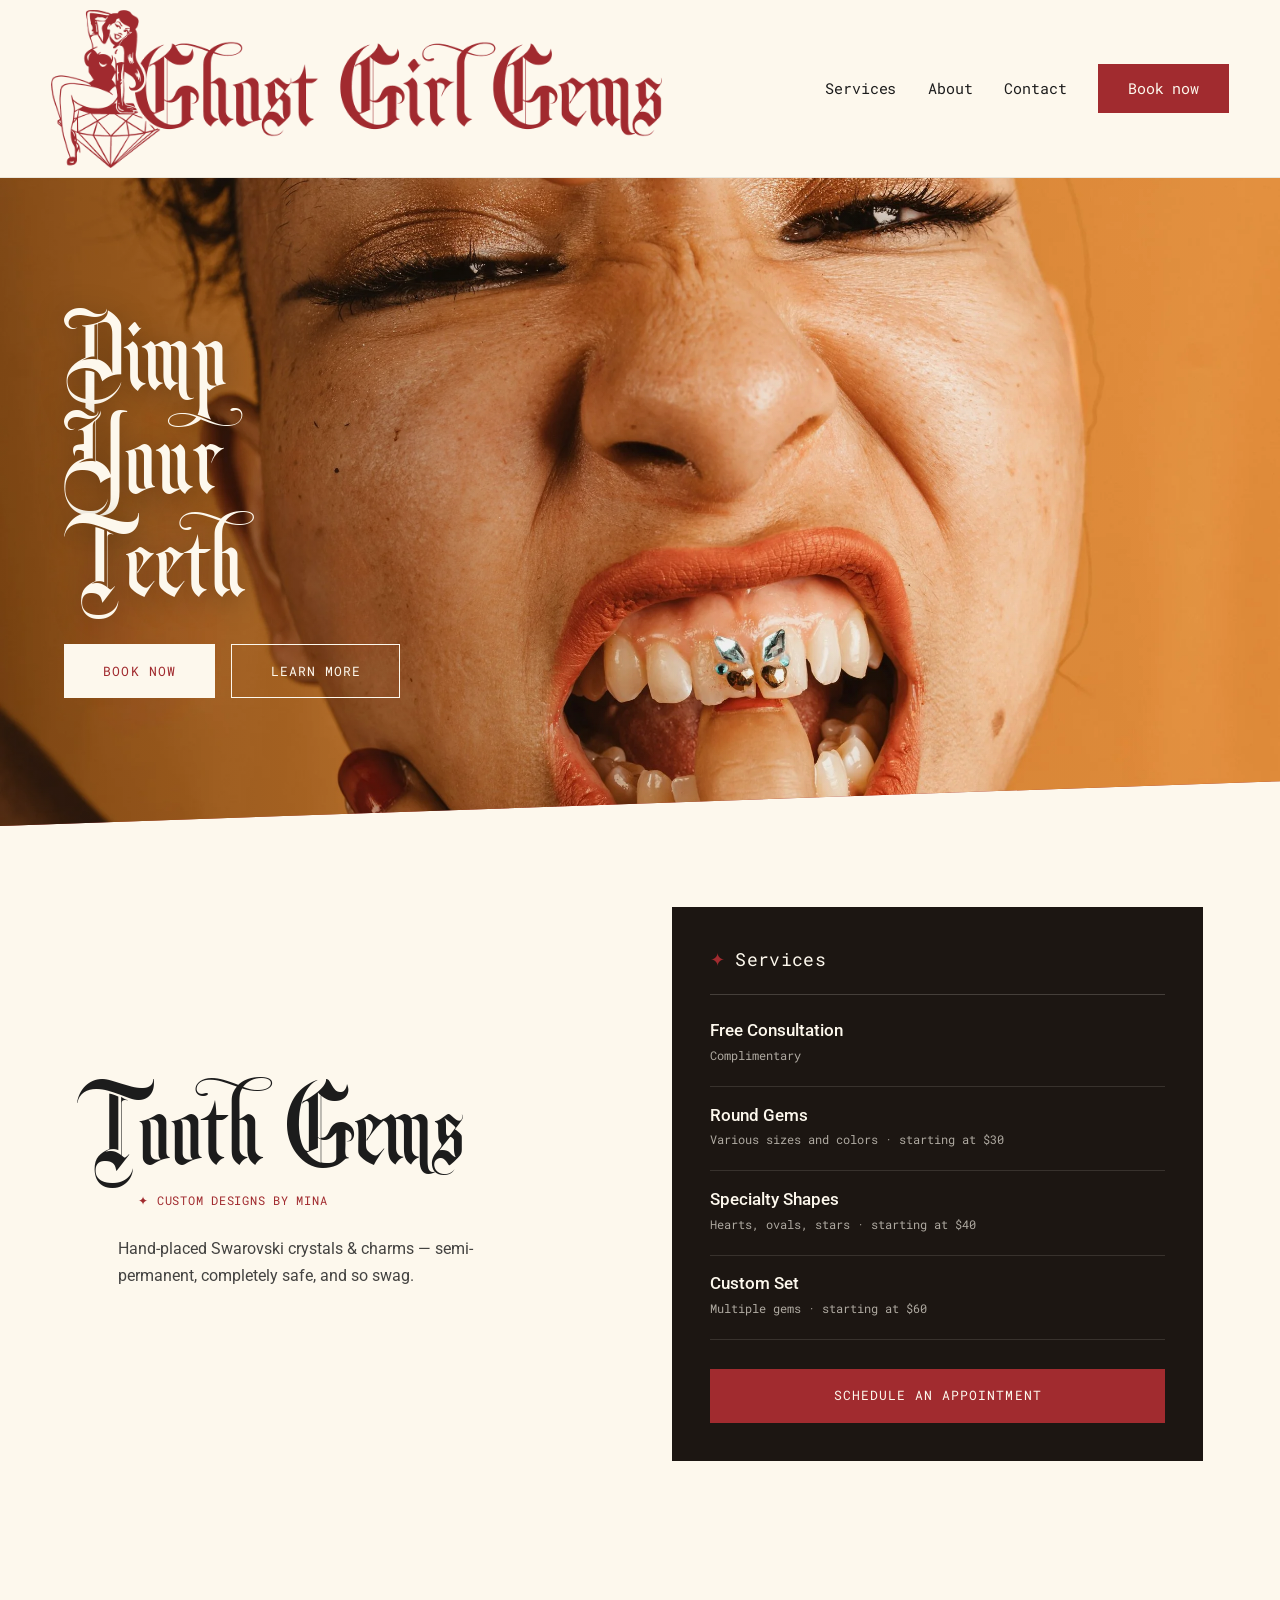
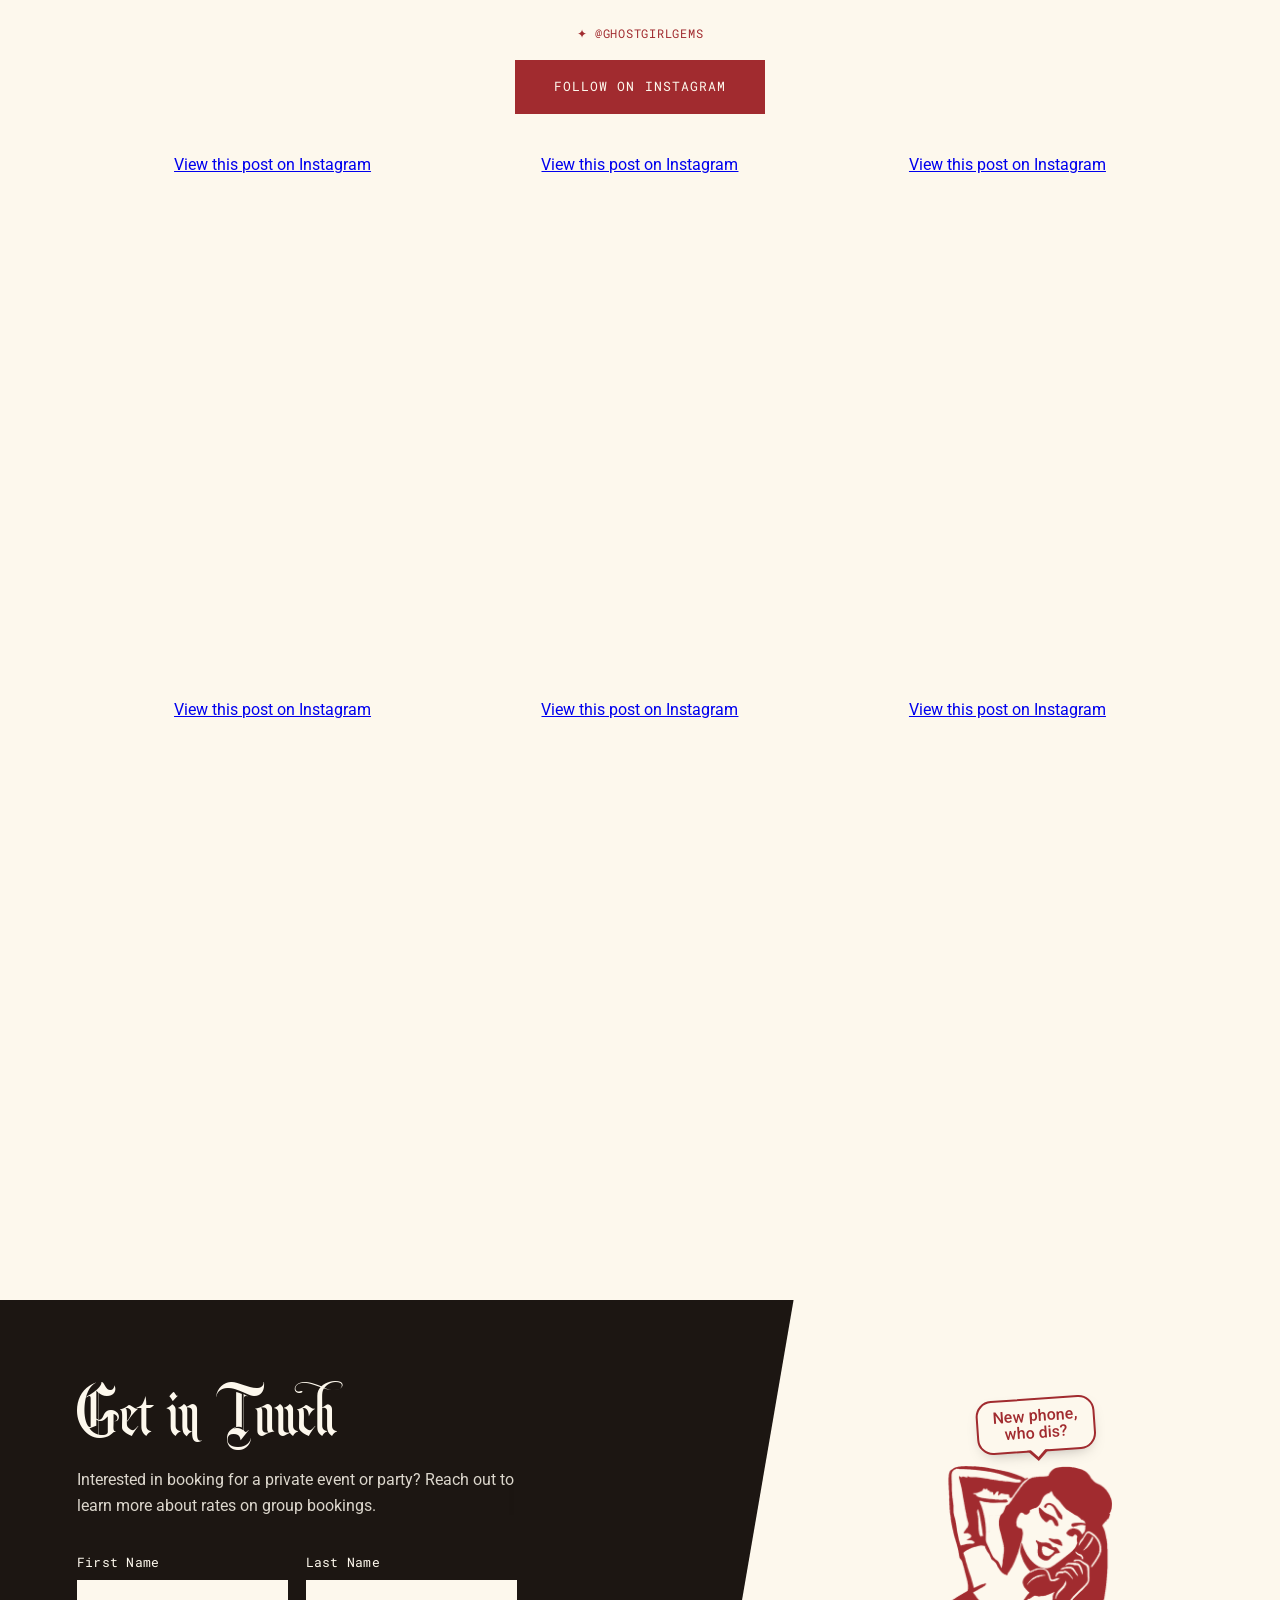
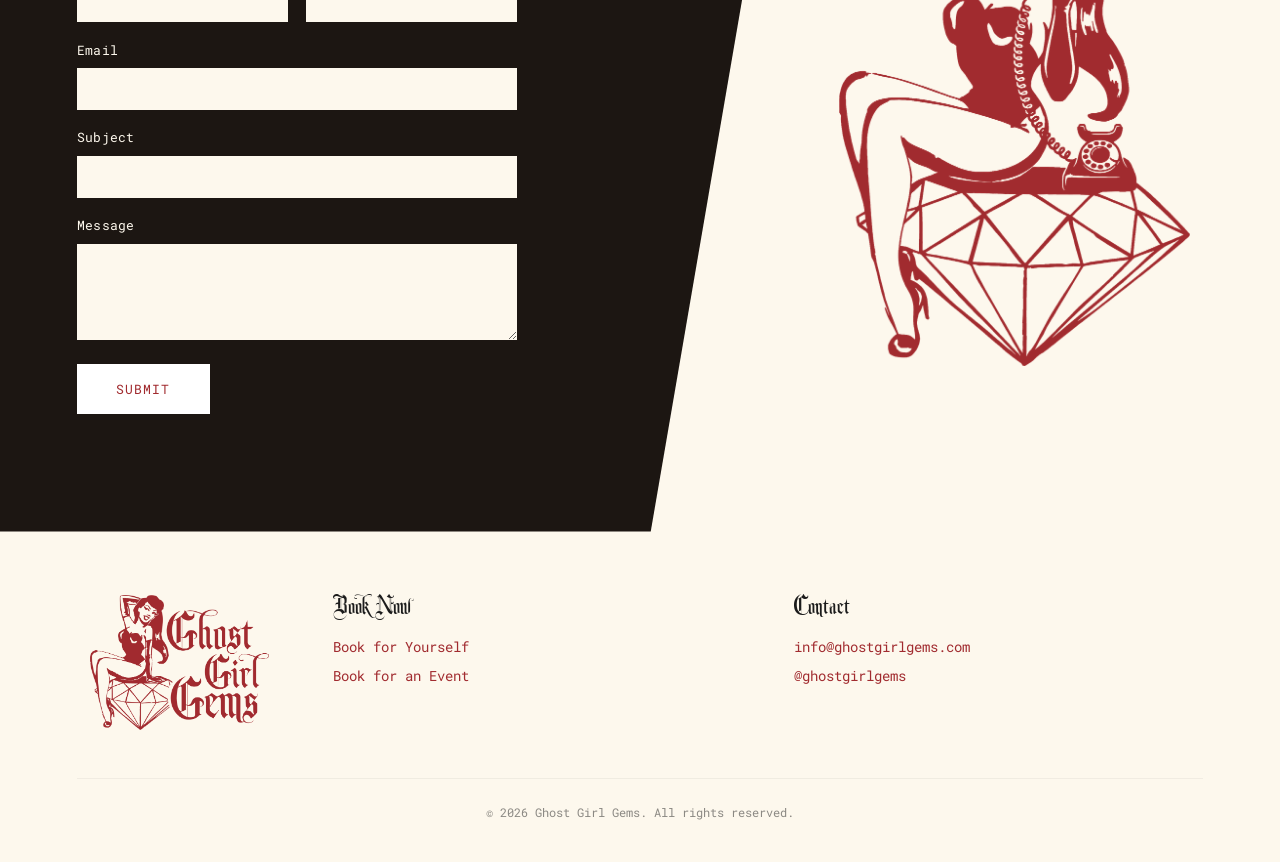
<file: index.html>
<!DOCTYPE html>
<html lang="en">
<head>
  <meta charset="UTF-8" />
  <meta name="viewport" content="width=device-width, initial-scale=1.0" />
  <title>Ghost Girl Gems — Pimp Your Teeth</title>
  <meta name="description" content="Ghost Girl Gems — boutique tooth gems. Pimp your teeth with hand-placed crystals. Book a session or a private event." />

  <link rel="preconnect" href="https://fonts.googleapis.com" />
  <link rel="preconnect" href="https://fonts.gstatic.com" crossorigin />
  <link href="https://fonts.googleapis.com/css2?family=UnifrakturMaguntia&family=Roboto:wght@400;500&family=Roboto+Mono:wght@400;500&display=swap" rel="stylesheet" />

  <link rel="stylesheet" href="styles.css?v=25" />
  <link rel="icon" href="assets/logo-stacked.webp" />
</head>
<body>
  <!-- ───────────────── HEADER ───────────────── -->
  <header class="site-header" id="top">
    <a class="brand" href="#top" aria-label="Ghost Girl Gems home">
      <img src="assets/logo-horizontal.webp" alt="Ghost Girl Gems" />
    </a>

    <nav class="nav" aria-label="Primary">
      <a href="#services">Services</a>
      <a href="about.html">About</a>
      <a href="#contact">Contact</a>
    </nav>

    <a href="#contact" class="book-pill">Book now</a>

    <button class="nav-toggle" aria-label="Open menu" aria-expanded="false">
      <span></span><span></span><span></span>
    </button>
  </header>

  <main>
    <!-- ───────────────── HERO ───────────────── -->
    <section class="hero">
      <div class="hero-media" aria-hidden="true"></div>
      <div class="hero-inner">
        <h1 class="hero-title">Pimp<br />Your<br />Teeth</h1>
        <div class="hero-actions">
          <a href="#contact" class="btn btn-solid">Book Now</a>
          <a href="#services" class="btn btn-outline">Learn More</a>
        </div>
      </div>
    </section>

    <!-- ───────────────── SERVICES / SCHEDULE ───────────────── -->
    <section class="schedule" id="services">
      <div class="schedule-copy">
        <h2>Tooth Gems</h2>
        <p class="eyebrow">✦ Custom Designs by Mina</p>
        <p class="lede">
          Hand-placed Swarovski crystals &amp; charms — semi-permanent,
          completely safe, and so swag. 
        </p>
      </div>

      <div class="schedule-panel">
        <p class="panel-head"><span class="ico">✦</span> Services</p>
        <ul class="appt-list">
          <li>
            <div>
              <h3>Free Consultation</h3>
              <span class="appt-meta">Complimentary</span>
            </div>          </li>
          <li>
            <div>
              <h3>Round Gems</h3>
              <span class="appt-meta">Various sizes and colors · starting at $30</span>
            </div>          </li>
          <li>
            <div>
              <h3>Specialty Shapes</h3>
              <span class="appt-meta">Hearts, ovals, stars · starting at $40</span>
            </div>          </li>
          <li>
            <div>
              <h3>Custom Set</h3>
              <span class="appt-meta">Multiple gems · starting at $60</span>
            </div>          </li>
        </ul>
        <a href="#contact" class="btn panel-cta">Schedule an Appointment</a>
      </div>
    </section>

    <!-- ───────────────── INSTAGRAM FEED ───────────────── -->
    <section class="feed" id="work">
      <p class="eyebrow">✦ @ghostgirlgems</p>
      <a class="btn feed-follow" href="https://instagram.com/ghostgirlgems" target="_blank" rel="noopener">Follow on Instagram</a>
      <div class="ig-grid">
        <blockquote class="instagram-media" data-instgrm-permalink="https://www.instagram.com/p/C9IgzIKJkWm/" data-instgrm-version="14"><a href="https://www.instagram.com/p/C9IgzIKJkWm/">View this post on Instagram</a></blockquote>
        <blockquote class="instagram-media" data-instgrm-permalink="https://www.instagram.com/p/C7-A9IbJo44/" data-instgrm-version="14"><a href="https://www.instagram.com/p/C7-A9IbJo44/">View this post on Instagram</a></blockquote>
        <blockquote class="instagram-media" data-instgrm-permalink="https://www.instagram.com/p/C6r0bMwJK4V/" data-instgrm-version="14"><a href="https://www.instagram.com/p/C6r0bMwJK4V/">View this post on Instagram</a></blockquote>
        <blockquote class="instagram-media" data-instgrm-permalink="https://www.instagram.com/p/C6rzweipAnu/" data-instgrm-version="14"><a href="https://www.instagram.com/p/C6rzweipAnu/">View this post on Instagram</a></blockquote>
        <blockquote class="instagram-media" data-instgrm-permalink="https://www.instagram.com/p/C5okTGZJX7U/" data-instgrm-version="14"><a href="https://www.instagram.com/p/C5okTGZJX7U/">View this post on Instagram</a></blockquote>
        <blockquote class="instagram-media" data-instgrm-permalink="https://www.instagram.com/p/C3s0u_PJJyS/" data-instgrm-version="14"><a href="https://www.instagram.com/p/C3s0u_PJJyS/">View this post on Instagram</a></blockquote>
      </div>
    </section>

    <!-- ───────────────── CONTACT / GET IN TOUCH ───────────────── -->
    <section class="contact" id="contact">
      <div class="contact-panel">
        <div class="contact-intro">
          <h2>Get in Touch</h2>
          <p>
            Interested in booking for a private event or party? Reach out to
            learn more about rates on group bookings.
          </p>
        </div>

        <form class="contact-form" id="book" action="https://api.web3forms.com/submit" method="post">
          <!-- Web3Forms: paste your free access key below.
               Get it at https://web3forms.com using info@ghostgirlgems.com -->
          <input type="hidden" name="access_key" value="0c0ff3c6-bdd1-413d-9546-fe53c8882497" />
          <input type="hidden" name="from_name" value="Ghost Girl Gems website" />
          <!-- honeypot: bots fill this, humans never see it -->
          <input type="checkbox" name="botcheck" style="display:none" tabindex="-1" autocomplete="off" aria-hidden="true" />
          <div class="row">
            <label>First Name              <input type="text" name="first" required />
            </label>
            <label>Last Name              <input type="text" name="last" required />
            </label>
          </div>
          <label>Email            <input type="email" name="email" required />
          </label>
          <label>Subject            <input type="text" name="subject" required />
          </label>
          <label>Message            <textarea name="message" rows="4" required></textarea>
          </label>
          <button type="submit" class="btn btn-submit">Submit</button>
          <p id="form-status" class="form-status" role="status" aria-live="polite"></p>
        </form>
      </div>
      <div class="contact-art" aria-hidden="true">
        <span class="speech-bubble">New phone,<br />who dis?</span>
        <img src="assets/contact-art.png?v=2" alt="" />
      </div>
    </section>
  </main>

  <!-- ───────────────── FOOTER ───────────────── -->
  <footer class="site-footer">
    <div class="foot-grid">
      <img class="foot-logo" src="assets/logo-stacked.webp" alt="Ghost Girl Gems" />
      <div class="foot-col">
        <h4>Book Now</h4>
        <a href="#contact">Book for Yourself</a>
        <a href="#contact">Book for an Event</a>
      </div>
      <div class="foot-col">
        <h4>Contact</h4>
        <a href="mailto:info@ghostgirlgems.com">info@ghostgirlgems.com</a>
        <a href="https://instagram.com/ghostgirlgems" target="_blank" rel="noopener">@ghostgirlgems</a>
      </div>
    </div>
    <p class="fine">© <span id="year"></span> Ghost Girl Gems. All rights reserved.</p>
  </footer>

  <script async src="https://www.instagram.com/embed.js"></script>
  <script src="script.js?v=28"></script>
</body>
</html>
</file>
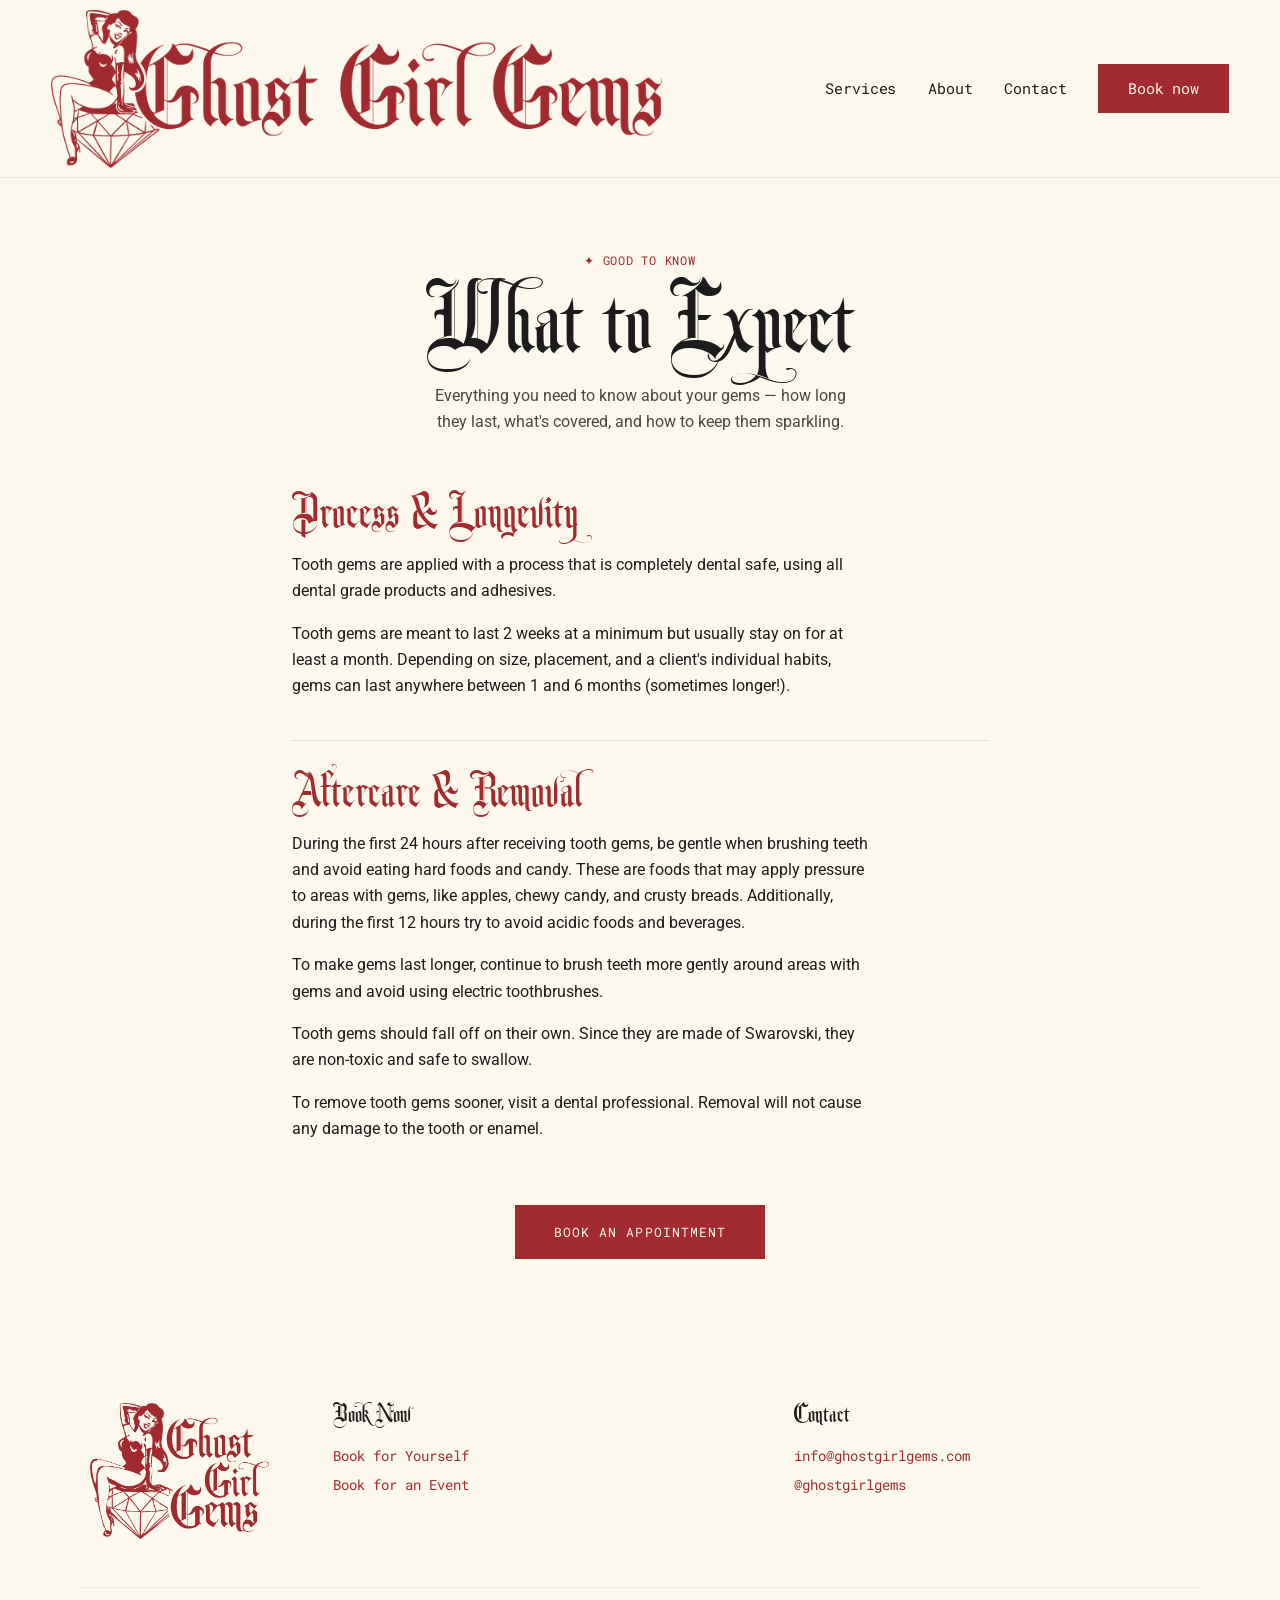
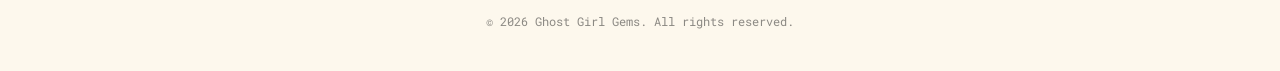
<file: about.html>
<!DOCTYPE html>
<html lang="en">
<head>
  <meta charset="UTF-8" />
  <meta name="viewport" content="width=device-width, initial-scale=1.0" />
  <title>About — Ghost Girl Gems</title>
  <meta name="description" content="Tooth gem care, guarantees, replacements, and aftercare — everything you need to know about your Ghost Girl Gems." />

  <link rel="preconnect" href="https://fonts.googleapis.com" />
  <link rel="preconnect" href="https://fonts.gstatic.com" crossorigin />
  <link href="https://fonts.googleapis.com/css2?family=UnifrakturMaguntia&family=Roboto:wght@400;500&family=Roboto+Mono:wght@400;500&display=swap" rel="stylesheet" />

  <link rel="stylesheet" href="styles.css?v=25" />
  <link rel="icon" href="assets/logo-stacked.webp" />
</head>
<body>
  <!-- ───────────────── HEADER ───────────────── -->
  <header class="site-header" id="top">
    <a class="brand" href="index.html#top" aria-label="Ghost Girl Gems home">
      <img src="assets/logo-horizontal.webp" alt="Ghost Girl Gems" />
    </a>

    <nav class="nav" aria-label="Primary">
      <a href="index.html#services">Services</a>
      <a href="about.html" aria-current="page">About</a>
      <a href="index.html#contact">Contact</a>
    </nav>

    <a href="index.html#contact" class="book-pill">Book now</a>

    <button class="nav-toggle" aria-label="Open menu" aria-expanded="false">
      <span></span><span></span><span></span>
    </button>
  </header>

  <main>
    <!-- ───────────────── PAGE HERO ───────────────── -->
    <section class="page-hero">
      <p class="eyebrow">✦ Good to know</p>
      <h1>What to Expect</h1>
      <p class="page-hero-sub">
        Everything you need to know about your gems — how long they last,
        what's covered, and how to keep them sparkling.
      </p>
    </section>

    <!-- ───────────────── INFO ───────────────── -->
    <section class="info">

      <article class="info-block">
        <h2>Process &amp; Longevity</h2>
        <p>
          Tooth gems are applied with a process that is completely dental safe,
          using all dental grade products and adhesives.
        </p>
        <p>
          Tooth gems are meant to last 2 weeks at a minimum but usually stay
          on for at least a month. Depending on size, placement, and a client's
          individual habits, gems can last anywhere between 1 and 6 months
          (sometimes longer!).
        </p>

      </article>

      <article class="info-block">
        <h2>Aftercare &amp; Removal</h2>
        <p>
          During the first 24 hours after receiving tooth gems, be gentle when
          brushing teeth and avoid eating hard foods and candy. These are foods
          that may apply pressure to areas with gems, like apples, chewy candy,
          and crusty breads. Additionally, during the first 12 hours try to avoid
          acidic foods and beverages.
        </p>
        <p>
          To make gems last longer, continue to brush teeth more gently around
          areas with gems and avoid using electric toothbrushes.
        </p>
        <p>
          Tooth gems should fall off on their own. Since they are made of
          Swarovski, they are non-toxic and safe to swallow.
        </p>
        <p>
          To remove tooth gems sooner, visit a dental professional. Removal will not cause any damage to the tooth or enamel.
        </p>
      </article>

      <a href="index.html#contact" class="btn btn-about-cta">Book an Appointment</a>
    </section>
  </main>

  <!-- ───────────────── FOOTER ───────────────── -->
  <footer class="site-footer">
    <div class="foot-grid">
      <img class="foot-logo" src="assets/logo-stacked.webp" alt="Ghost Girl Gems" />
      <div class="foot-col">
        <h4>Book Now</h4>
        <a href="index.html#contact">Book for Yourself</a>
        <a href="index.html#contact">Book for an Event</a>
      </div>
      <div class="foot-col">
        <h4>Contact</h4>
        <a href="mailto:info@ghostgirlgems.com">info@ghostgirlgems.com</a>
        <a href="https://instagram.com/ghostgirlgems" target="_blank" rel="noopener">@ghostgirlgems</a>
      </div>
    </div>
    <p class="fine">© <span id="year"></span> Ghost Girl Gems. All rights reserved.</p>
  </footer>

  <script src="script.js?v=28"></script>
</body>
</html>
</file>
<file: styles.css>
/* ═══════════════════════════════════════════════════════
   Ghost Girl Gems — gothic / vintage-tattoo
   ═══════════════════════════════════════════════════════ */

/* ─── Display font swap point ───────────────────────────
   When the real blackletter font arrives, drop it in
   assets/fonts/ and update the src below. Until then this
   @font-face fails silently and we fall back to
   UnifrakturMaguntia (loaded via Google Fonts in <head>).
*/
@font-face {
  font-family: "Ghost Display"; /* Monk Gothic by Oliveira 37 */
  src: url("assets/fonts/ghost-display.woff2?v=1") format("woff2");
  font-weight: 400;
  font-display: swap;
}

:root {
  --cream:  #fdf8ed;
  --ink:    #1c1c1c;
  --maroon: #a12b2f;
  --dark:   #1c1612;
  --white:  #ffffff;

  --display: "Ghost Display", "UnifrakturMaguntia", serif;
  --mono:    "Roboto Mono", ui-monospace, monospace;
  --body:    "Roboto", -apple-system, sans-serif;
}

* { box-sizing: border-box; margin: 0; padding: 0; }
html { scroll-behavior: smooth; overflow-anchor: none; }

body {
  font-family: var(--body);
  color: var(--ink);
  background: var(--cream);
  line-height: 1.65;
  -webkit-font-smoothing: antialiased;
  overflow-x: hidden;
  /* reserve space for the fixed header (JS sets the exact value); prevents FOUC */
  padding-top: calc(clamp(96px, 13.2vw, 158px) + 1.45rem);
}

h1, h2, h3, h4 { font-family: var(--display); font-weight: 400; line-height: 0.95; }

.eyebrow {
  font-family: var(--mono); font-size: 0.78rem; letter-spacing: 0.06em;
  text-transform: uppercase; color: var(--maroon);
}

.btn {
  display: inline-block; text-decoration: none; cursor: pointer;
  font-family: var(--mono); font-size: 0.82rem; letter-spacing: 0.08em;
  text-transform: uppercase; padding: 0.95rem 2.4rem; border: 1.5px solid transparent;
  transition: background 0.25s, color 0.25s, transform 0.25s; white-space: nowrap;
}
.btn-solid  { background: var(--cream); color: var(--maroon); border-color: var(--cream); }
.btn-solid:hover  { background: var(--maroon); color: var(--cream); border-color: var(--maroon); transform: translateY(-2px); }
.btn-outline { background: transparent; color: var(--cream); border-color: var(--cream); }
.btn-outline:hover { background: var(--cream); color: var(--maroon); transform: translateY(-2px); }

/* anchor targets clear the sticky header */
section[id] { scroll-margin-top: 110px; }

/* ───────── HEADER ───────── */
.site-header {
  position: fixed; top: 0; left: 0; right: 0; z-index: 100;
  display: flex; align-items: center; gap: 2rem;
  padding: 0.6rem clamp(1.25rem, 4vw, 3.5rem);
  background: var(--cream);
  border-bottom: 1px solid rgba(28, 28, 28, 0.08);
  transition: padding 0.28s ease, box-shadow 0.28s ease;
}
/* shrink-on-scroll: compact header once the page is scrolled */
.site-header.scrolled { padding-top: 0.45rem; padding-bottom: 0.45rem; box-shadow: 0 6px 20px -12px rgba(28, 19, 32, 0.45); }
.site-header.scrolled .brand img { height: clamp(44px, 5.5vw, 68px); }
.brand { display: inline-flex; align-items: center; }
.brand img { height: clamp(96px, 13.2vw, 158px); width: auto; display: block; transition: height 0.28s ease; }

.nav { display: flex; gap: 2rem; margin-left: auto; }
.nav a {
  font-family: var(--mono); font-size: 0.95rem; letter-spacing: -0.01em;
  color: var(--ink); text-decoration: none; position: relative; padding: 0.2rem 0;
}
.nav a::after {
  content: ""; position: absolute; left: 0; bottom: -2px; width: 0; height: 1.5px;
  background: var(--maroon); transition: width 0.28s ease;
}
.nav a:hover { color: var(--maroon); }
.nav a:hover::after { width: 100%; }

.book-pill {
  font-family: var(--mono); font-size: 0.95rem; letter-spacing: -0.01em;
  background: var(--maroon); color: var(--cream); text-decoration: none;
  padding: 0.7rem 1.8rem; border: 1.5px solid var(--maroon);
  transition: background 0.25s, color 0.25s;
}
.book-pill:hover { background: transparent; color: var(--maroon); }

.nav-toggle { display: none; flex-direction: column; gap: 5px; background: none; border: 0; cursor: pointer; padding: 6px; margin-left: auto; }
.nav-toggle span { width: 26px; height: 2px; background: var(--ink); transition: 0.3s; }

/* ───────── HERO ───────── */
.hero {
  position: relative; min-height: clamp(460px, 72vh, 760px);
  display: flex; align-items: center;
  /* angled bottom edge, like the reference */
  clip-path: polygon(0 0, 100% 0, 100% calc(100% - 3.5vw), 0 100%);
}
.hero-media {
  position: absolute; inset: 0;
  background: var(--maroon) url("assets/hero.webp") center 48% / cover no-repeat;
}
.hero-media::after {
  content: ""; position: absolute; inset: 0;
  background: linear-gradient(90deg, rgba(28,22,18,0.35) 0%, rgba(28,22,18,0.05) 55%, transparent 100%);
}
.hero-inner {
  position: relative; padding: 0 clamp(1.25rem, 5vw, 4.5rem);
  width: 100%;
}
.hero-title {
  color: var(--cream);
  font-size: clamp(2.5rem, 8.5vw, 7.5rem);
  letter-spacing: 0.01em;
  text-shadow: 0 6px 30px rgba(0, 0, 0, 0.35);
  margin-bottom: 1.8rem;
}
.hero-actions { display: flex; gap: 1rem; flex-wrap: wrap; }

/* ───────── SCHEDULE / SERVICES ───────── */
.schedule {
  display: grid; grid-template-columns: 1fr 1fr; gap: clamp(2rem, 5vw, 4.5rem);
  align-items: center;
  padding: clamp(3.5rem, 9vh, 6.5rem) clamp(1.25rem, 6vw, 6rem);
}
.schedule-copy h2 { font-size: clamp(3.5rem, 9.5vw, 7rem); margin: 0 0 0.6rem; color: var(--ink); line-height: 0.9; }
.schedule-copy .eyebrow { margin-left: clamp(1.9rem, 5.2vw, 3.85rem); }
.schedule-copy .lede { color: var(--ink); opacity: 0.82; max-width: 40ch; margin: 1.6rem 0 0; margin-left: clamp(1.25rem, 3.2vw, 2.6rem); }

.schedule-panel {
  background: var(--dark); color: var(--cream);
  padding: clamp(1.8rem, 3vw, 2.6rem);
}
.panel-head {
  font-family: var(--mono); font-size: 1.1rem; letter-spacing: 0.02em;
  display: flex; align-items: center; gap: 0.6rem; padding-bottom: 1.2rem;
  border-bottom: 1px solid rgba(253, 248, 237, 0.18); margin-bottom: 0.5rem;
}
.panel-head .ico { color: var(--maroon); }
.appt-list { list-style: none; }
.appt-list li {
  display: flex; align-items: center; justify-content: space-between; gap: 1rem;
  padding: 1.1rem 0; border-bottom: 1px solid rgba(253, 248, 237, 0.12);
}
.appt-list h3 { font-family: var(--body); font-weight: 500; font-size: 1.05rem; line-height: 1.3; }
.appt-meta { font-family: var(--mono); font-size: 0.78rem; opacity: 0.65; }
.appt-book {
  font-family: var(--mono); font-size: 0.75rem; letter-spacing: 0.08em; text-transform: uppercase;
  color: var(--cream); text-decoration: none; border: 1.5px solid var(--maroon);
  background: var(--maroon); padding: 0.5rem 1.4rem; transition: background 0.25s, color 0.25s;
}
.appt-book:hover { background: transparent; color: var(--cream); }
.panel-note { font-family: var(--mono); font-size: 0.72rem; opacity: 0.5; margin-top: 1.2rem; }
.panel-cta { display: block; text-align: center; margin-top: 1.8rem; background: var(--maroon); color: var(--cream); border-color: var(--maroon); }
.panel-cta:hover { background: transparent; color: var(--cream); transform: translateY(-2px); }

/* ───────── INSTAGRAM FEED ───────── */
.feed { padding: clamp(3.5rem, 9vh, 6.5rem) clamp(1.25rem, 6vw, 6rem); text-align: center; }
.feed h2 { color: var(--ink); margin: 0.6rem 0 2.4rem; }
.ig-grid {
  display: grid; grid-template-columns: repeat(auto-fill, minmax(300px, 1fr));
  gap: 1.4rem; max-width: 1080px; margin: 0 auto; justify-items: center; align-items: start;
}
.ig-grid .instagram-media {
  margin: 0 auto !important; min-width: 280px !important; width: 100% !important; max-width: 340px !important;
  min-height: 522px; /* reserve the loaded embed height so the page doesn't shift (keeps #contact anchor stable) */
}
.feed-follow {
  margin: 1rem 0 2.4rem; background: var(--maroon); color: var(--cream); border-color: var(--maroon);
}
.feed-follow:hover { background: transparent; color: var(--maroon); transform: translateY(-2px); }

/* ───────── CONTACT ───────── */
.contact { background: var(--cream); color: var(--ink); position: relative; overflow: hidden; }
.contact-art {
  position: absolute; top: 50%; right: clamp(1.5rem, 7vw, 7rem);
  transform: translateY(-50%);
  height: clamp(280px, 64%, 500px); pointer-events: none; user-select: none;
}
.contact-art img { height: 100%; width: auto; display: block; }
.speech-bubble {
  position: absolute; top: -4.25rem; left: 56%; z-index: 2;
  transform: translateX(-50%) rotate(-4deg);
  background: var(--cream); color: var(--maroon);
  border: 2px solid var(--maroon); border-radius: 16px;
  padding: 0.5rem 0.95rem; text-align: center; line-height: 1.05;
  font-family: var(--body); font-weight: 500; font-size: clamp(0.82rem, 1.3vw, 1rem);
  box-shadow: 0 6px 16px -8px rgba(0, 0, 0, 0.35);
}
.speech-bubble::after, .speech-bubble::before { content: ""; position: absolute; width: 0; height: 0; }
.speech-bubble::after  { bottom: -11px; left: 50%; margin-left: -11px; border: 11px solid transparent; border-bottom: 0; border-top-color: var(--maroon); }
.speech-bubble::before { bottom: -7px;  left: 50%; margin-left: -8px;  border: 8px solid transparent;  border-bottom: 0; border-top-color: var(--cream); z-index: 1; }
.contact-panel {
  background: var(--dark); color: var(--cream); width: 62%;
  padding: clamp(3.5rem, 9vh, 6.5rem) clamp(2rem, 5vw, 4rem) clamp(3.5rem, 9vh, 6.5rem) clamp(1.5rem, 6vw, 6rem);
  /* diagonal right edge — cream shows through on the right (room for an image) */
  clip-path: polygon(0 0, 100% 0, 82% 100%, 0 100%);
}
.contact-intro h2 { font-size: clamp(2.6rem, 6vw, 4.4rem); color: var(--cream); margin-bottom: 1.2rem; }
.contact-intro p { opacity: 0.85; max-width: 52ch; margin-bottom: 0; }

.contact-form { display: flex; flex-direction: column; gap: 1.1rem; max-width: 440px; margin-top: 2rem; scroll-margin-top: 125px; }
.contact-form .row { display: grid; grid-template-columns: 1fr 1fr; gap: 1.1rem; }
.contact-form label {
  display: flex; flex-direction: column; gap: 0.45rem;
  font-family: var(--mono); font-size: 0.8rem; letter-spacing: 0.02em;
}
.contact-form label span { opacity: 0.5; font-size: 0.72rem; }
.contact-form input, .contact-form textarea {
  font-family: var(--body); font-size: 0.95rem; color: var(--ink);
  background: var(--cream); border: 0; padding: 0.75rem 0.9rem; width: 100%;
}
.contact-form input:focus, .contact-form textarea:focus { outline: 2px solid var(--maroon); }
.contact-form .checkbox { flex-direction: row; align-items: center; gap: 0.6rem; opacity: 0.85; }
.contact-form .checkbox input { width: auto; }
.btn-submit {
  align-self: flex-start; background: var(--white); color: var(--maroon);
  border-color: var(--white); margin-top: 0.4rem;
}
.btn-submit:hover { background: var(--maroon); color: var(--cream); border-color: var(--maroon); }
.form-status { font-family: var(--mono); font-size: 0.82rem; min-height: 1.2em; margin-top: 0.2rem; }
.form-status.sending { color: var(--cream); opacity: 0.7; }
.form-status.ok  { color: #9be7a8; }
.form-status.err { color: #ff9aa2; }

/* ───────── SUBPAGE: page hero + info ───────── */
.page-hero {
  text-align: center;
  padding: clamp(2.5rem, 8vh, 5rem) clamp(1.25rem, 6vw, 6rem) clamp(1rem, 3vh, 2rem);
}
.page-hero h1 {
  font-family: var(--display); font-weight: 400; color: var(--ink);
  font-size: clamp(2.75rem, 8vw, 6rem); line-height: 0.95; margin: 0.4rem 0 0.9rem;
}
.page-hero-sub { max-width: 46ch; margin: 0 auto; color: var(--ink); opacity: 0.8; }

.info {
  max-width: 760px; margin: 0 auto; display: flex; flex-direction: column;
  gap: clamp(1.8rem, 4.5vh, 3rem);
  padding: clamp(1rem, 3vh, 2rem) clamp(1.25rem, 6vw, 2rem) clamp(4rem, 9vh, 6rem);
}
.info-block { border-top: 1px solid rgba(28, 28, 28, 0.12); padding-top: clamp(1.4rem, 3vh, 2rem); }
.info-block:first-child { border-top: 0; padding-top: 0; }
.info-block h2 {
  font-family: var(--display); font-weight: 400; color: var(--maroon);
  font-size: clamp(2rem, 5vw, 3rem); line-height: 1; margin-bottom: 0.9rem;
}
.info-block p { color: var(--ink); margin-bottom: 1rem; max-width: 64ch; }
.info-block p:last-child { margin-bottom: 0; }
.btn-about-cta {
  align-self: center; margin-top: 1.4rem;
  background: var(--maroon); color: var(--cream); border-color: var(--maroon);
}
.btn-about-cta:hover { background: transparent; color: var(--maroon); transform: translateY(-2px); }

/* ───────── FOOTER ───────── */
.site-footer { background: var(--cream); padding: clamp(3rem, 7vh, 5rem) clamp(1.25rem, 6vw, 6rem) 2.5rem; }
.foot-grid {
  display: grid; grid-template-columns: auto 1fr 1fr; gap: clamp(2rem, 5vw, 4rem);
  align-items: start; max-width: 1100px; margin: 0 auto;
}
.foot-logo { width: clamp(120px, 14vw, 180px); height: auto; }
.foot-col h4 { font-size: 1.6rem; color: var(--ink); margin-bottom: 0.9rem; }
.foot-col a {
  display: block; font-family: var(--mono); font-size: 0.85rem; color: var(--maroon);
  text-decoration: none; line-height: 2.1;
}
.foot-col a:hover { color: var(--ink); }
.fine {
  font-family: var(--mono); font-size: 0.72rem; opacity: 0.5; text-align: center;
  margin-top: 3rem; padding-top: 1.5rem; border-top: 1px solid rgba(28, 28, 28, 0.1);
}

/* ───────── RESPONSIVE ───────── */
@media (max-width: 880px) {
  .schedule { grid-template-columns: 1fr; }
  .contact-panel { width: 100%; clip-path: none; padding-right: clamp(1.25rem, 6vw, 6rem); }
  .contact-form { max-width: none; }
  .contact-art { display: none; }
  .foot-grid { grid-template-columns: 1fr 1fr; }
  .foot-logo { grid-column: 1 / -1; }
}
@media (max-width: 620px) {
  .nav, .book-pill { display: none; }
  .nav-toggle { display: flex; }
  .nav.open {
    display: flex; flex-direction: column; gap: 1.4rem;
    position: fixed; inset: 78px 0 auto 0; background: var(--cream);
    padding: 2rem; border-bottom: 1px solid rgba(28,28,28,0.1); margin: 0;
  }
  .nav.open + .book-pill,
  .book-pill.show { display: inline-block; position: fixed; inset: auto 0 auto 0; top: 210px; margin: 0 2rem; text-align: center; z-index: 99; }
  .contact-form .row { grid-template-columns: 1fr; }
  .hero { clip-path: polygon(0 0, 100% 0, 100% calc(100% - 6vw), 0 100%); }
}

@media (prefers-reduced-motion: reduce) {
  *, *::before, *::after { animation: none !important; transition: none !important; }
  html { scroll-behavior: auto; }
}
</file>
